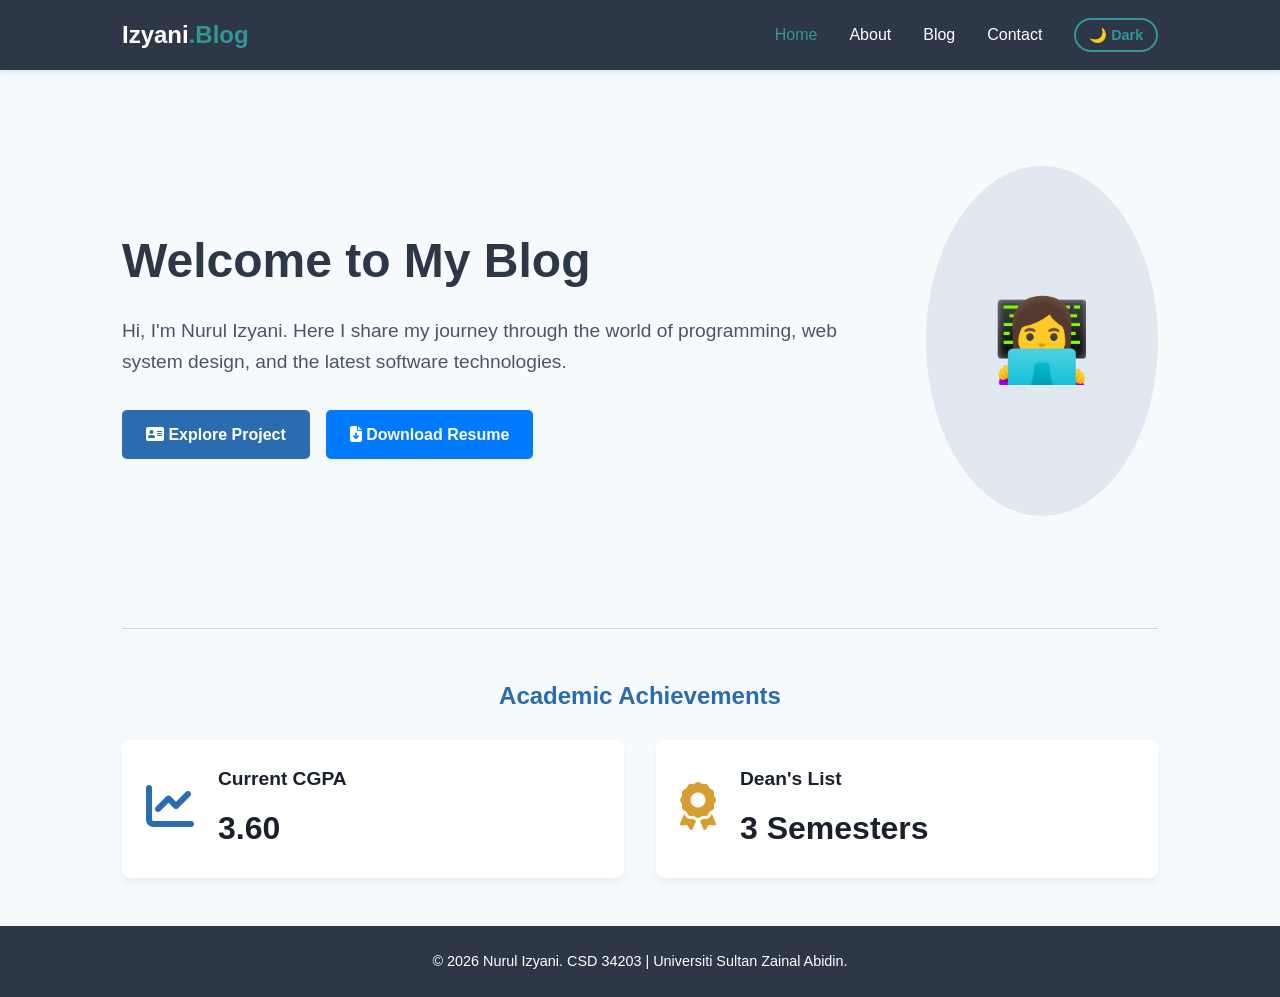
<file: index.html>
<!DOCTYPE html>
<html lang="en">
<head>
    <meta charset="UTF-8">
    <meta name="viewport" content="width=device-width, initial-scale=1.0">
    <title>Home | Personal Portfolio Blog</title>
    <link rel="stylesheet" href="css/style.css">
    <link rel="stylesheet" href="https://cdnjs.cloudflare.com/ajax/libs/font-awesome/6.4.0/css/all.min.css">
</head>
<body>

    <header>
        <nav class="navbar">
            <div class="logo">Izyani<span>.Blog</span></div>
            <ul class="nav-links">
                <li><a href="index.html" class="active">Home</a></li>
                <li><a href="about.html">About</a></li>
                <li><a href="blog.html">Blog</a></li>
                <li><a href="contact.html">Contact</a></li>
                <li><button id="theme-toggle" class="theme-toggle-btn">🌙 Dark</button></li>
            </ul>
        </nav>
    </header>

    <main>
        <section class="hero">
            <div class="hero-text">
                <h1>Welcome to My Blog</h1>
                <p>Hi, I'm Nurul Izyani. Here I share my journey through the world of programming, web system design, and the latest software technologies.</p>
                
                <div style="display: flex; flex-wrap: wrap; gap: 1rem; margin-top: 1.5rem;">
                    <a href="blog.html" class="btn"><i class="fas fa-address-card"></i> Explore Project</a>
                    <a href="assets/resume.pdf" download="Nurul_Izyani_Resume.pdf" class="btn" style="background-color: #007bff; color: #fff;"><i class="fas fa-file-download"></i> Download Resume</a>
                </div>
            </div>
            <div class="hero-image">
                👩‍💻
            </div>
        </section>

        <hr style="border: 0; height: 1px; background: #cbd5e0; margin: 3rem 0;">

        <section class="academic-showcase">
            <h2 style="margin-bottom: 1.5rem; text-align: center; color: var(--primary-color);">Academic Achievements</h2>
            
            <div class="blog-grid" style="margin-top: 1rem;">
                
                <div class="blog-card" style="padding: 1.5rem; display: flex; align-items: center; gap: 1.5rem;">
                    <div style="font-size: 3rem; color: var(--primary-color);"><i class="fas fa-chart-line"></i></div>
                    <div>
                        <h3 style="margin: 0; font-size: 1.2rem;">Current CGPA</h3>
                        <p style="font-size: 2rem; font-weight: bold; margin: 0.5rem 0 0 0;">3.60</p>
                    </div>
                </div>

                <div class="blog-card" style="padding: 1.5rem; display: flex; align-items: center; gap: 1.5rem;">
                    <div style="font-size: 3rem; color: #d69e2e;"><i class="fas fa-award"></i></div>
                    <div>
                        <h3 style="margin: 0; font-size: 1.2rem;">Dean's List</h3>
                        <p style="font-size: 2rem; font-weight: bold; margin: 0.5rem 0 0 0;">3 Semesters</p>
                    </div>
                </div>

            </div>
        </section>

    </main>

    <footer>
        <p>&copy; 2026 Nurul Izyani. CSD 34203 | Universiti Sultan Zainal Abidin.</p>
    </footer>

    <script>
        const themeToggleBtn = document.getElementById('theme-toggle');
        const body = document.body;

        if (localStorage.getItem('theme') === 'dark') {
            body.classList.add('dark-theme');
            themeToggleBtn.textContent = '☀️ Light';
        }

        themeToggleBtn.addEventListener('click', () => {
            body.classList.toggle('dark-theme');
            if (body.classList.contains('dark-theme')) {
                themeToggleBtn.textContent = '☀️ Light';
                localStorage.setItem('theme', 'dark');
            } else {
                themeToggleBtn.textContent = '🌙 Dark';
                localStorage.setItem('theme', 'light');
            }
        });
    </script>
</body>
</html>
</file>
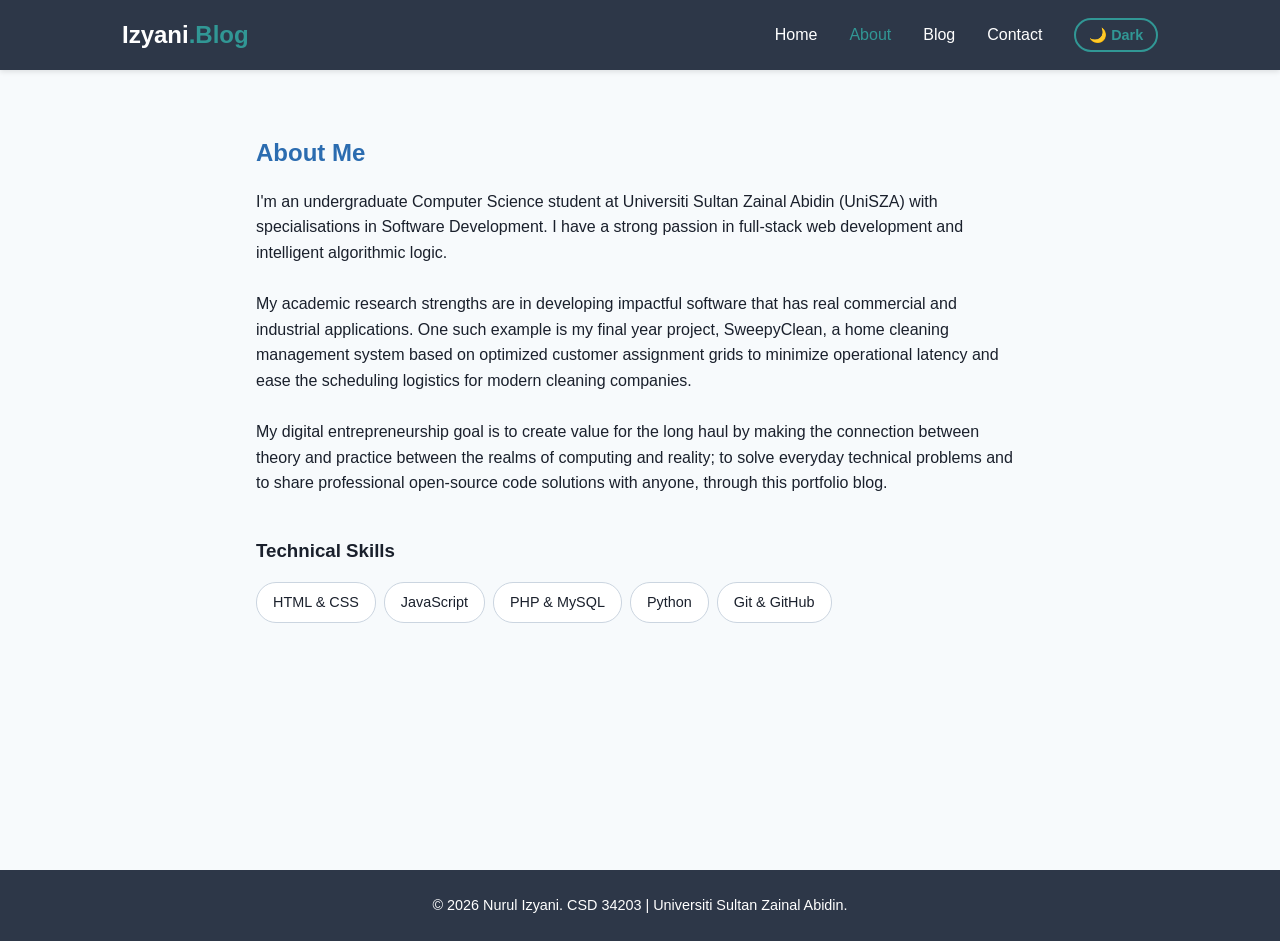
<file: about.html>
<!DOCTYPE html>
<html lang="en">
<head>
    <meta charset="UTF-8">
    <meta name="viewport" content="width=device-width, initial-scale=1.0">
    <title>About Me | Personal Portfolio Blog</title>
    <link rel="stylesheet" href="css/style.css">
    <link rel="stylesheet" href="https://cdnjs.cloudflare.com/ajax/libs/font-awesome/6.4.0/css/all.min.css">
</head>
<body>

    <header>
        <nav class="navbar">
            <div class="logo">Izyani<span>.Blog</span></div>
            <ul class="nav-links">
                <li><a href="index.html">Home</a></li>
                <li><a href="about.html" class="active">About</a></li>
                <li><a href="blog.html">Blog</a></li>
                <li><a href="contact.html">Contact</a></li>
                <li><button id="theme-toggle" class="theme-toggle-btn">🌙 Dark</button></li>
            </ul>
        </nav>
    </header>

    <main>
        <section class="about-container" style="max-width: 800px; margin: 0 auto; padding: 2rem 1rem;">
            <div class="about-text">
                <h2>About Me</h2>
                <p>I'm an undergraduate Computer Science student at Universiti Sultan Zainal Abidin (UniSZA) with specialisations in Software Development. I have a strong passion in full-stack web development and intelligent algorithmic logic.</p>
                
                <br>
                
                <p>My academic research strengths are in developing impactful software that has real commercial and industrial applications. One such example is my final year project, SweepyClean, a home cleaning management system based on optimized customer assignment grids to minimize operational latency and ease the scheduling logistics for modern cleaning companies.</p>
                
                <br>
                
                <p>My digital entrepreneurship goal is to create value for the long haul by making the connection between theory and practice between the realms of computing and reality; to solve everyday technical problems and to share professional open-source code solutions with anyone, through this portfolio blog.</p>

                <div class="skills" style="margin-top: 2.5rem;">
                    <h3>Technical Skills</h3>
                    <div class="skill-tags" style="display: flex; flex-wrap: wrap; gap: 0.5rem; margin-top: 1rem;">
                        <span class="tag" style="padding: 0.5rem 1rem; background: var(--bg-card, #ffffff); border: 1px solid #cbd5e0; border-radius: 20px; font-weight: 500;">HTML & CSS</span>
                        <span class="tag" style="padding: 0.5rem 1rem; background: var(--bg-card, #ffffff); border: 1px solid #cbd5e0; border-radius: 20px; font-weight: 500;">JavaScript</span>
                        <span class="tag" style="padding: 0.5rem 1rem; background: var(--bg-card, #ffffff); border: 1px solid #cbd5e0; border-radius: 20px; font-weight: 500;">PHP & MySQL</span>
                        <span class="tag" style="padding: 0.5rem 1rem; background: var(--bg-card, #ffffff); border: 1px solid #cbd5e0; border-radius: 20px; font-weight: 500;">Python</span>
                        <span class="tag" style="padding: 0.5rem 1rem; background: var(--bg-card, #ffffff); border: 1px solid #cbd5e0; border-radius: 20px; font-weight: 500;">Git & GitHub</span>
                    </div>
                </div>
            </div>
        </section>
    </main>

    <footer>
        <p>&copy; 2026 Nurul Izyani. CSD 34203 | Universiti Sultan Zainal Abidin.</p>
    </footer>

    <script>
        const themeToggleBtn = document.getElementById('theme-toggle');
        const body = document.body;

        if (localStorage.getItem('theme') === 'dark') {
            body.classList.add('dark-theme');
            themeToggleBtn.textContent = '☀️ Light';
        }

        themeToggleBtn.addEventListener('click', () => {
            body.classList.toggle('dark-theme');
            if (body.classList.contains('dark-theme')) {
                themeToggleBtn.textContent = '☀️ Light';
                localStorage.setItem('theme', 'dark');
            } else {
                themeToggleBtn.textContent = '🌙 Dark';
                localStorage.setItem('theme', 'light');
            }
        });
    </script>
</body>
</html>
</file>
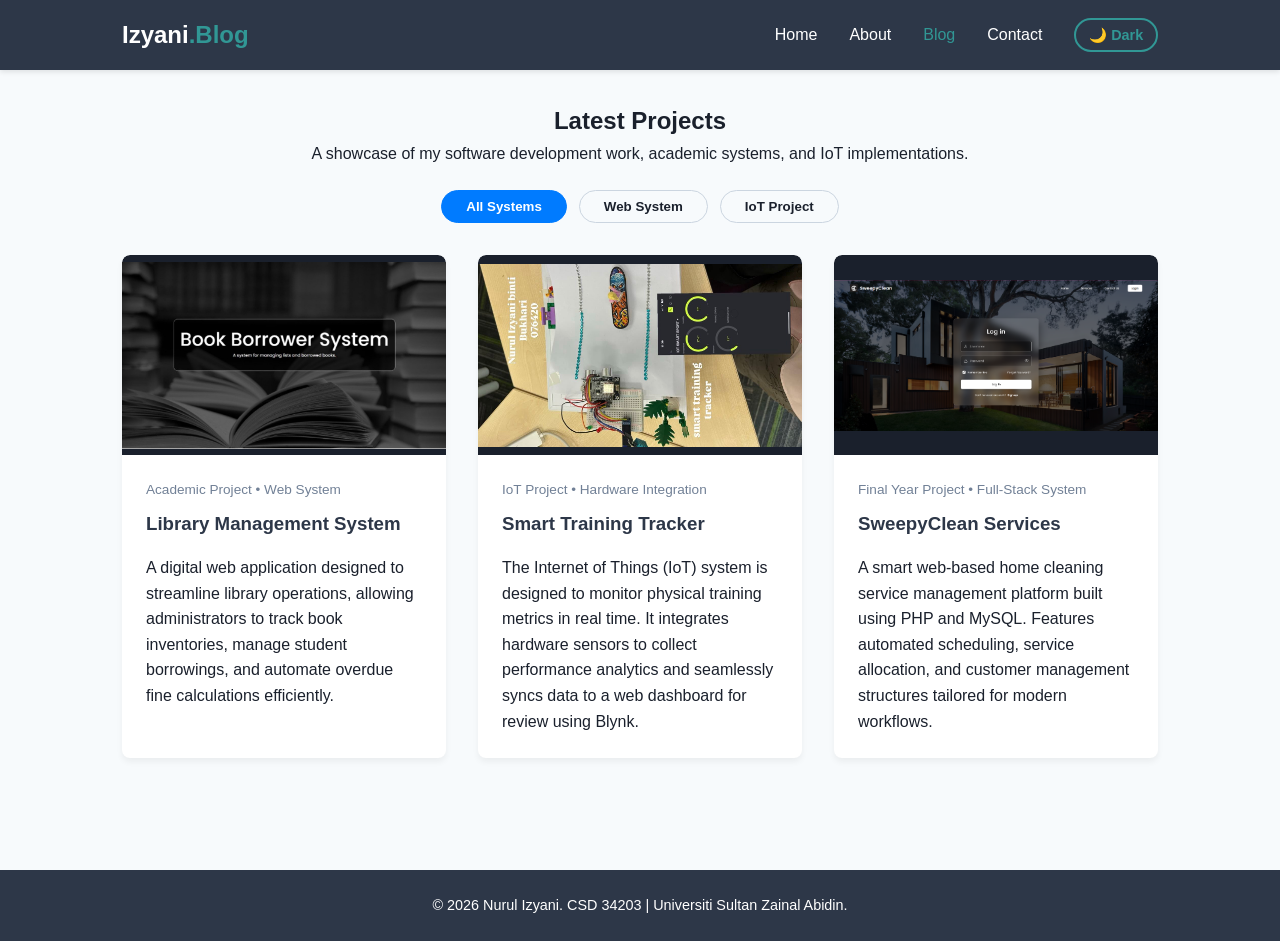
<file: blog.html>
<!DOCTYPE html>
<html lang="en">
<head>
    <meta charset="UTF-8">
    <meta name="viewport" content="width=device-width, initial-scale=1.0">
    <title>Projects | Personal Portfolio Blog</title>
    <link rel="stylesheet" href="css/style.css">
    <link rel="stylesheet" href="https://cdnjs.cloudflare.com/ajax/libs/font-awesome/6.4.0/css/all.min.css">
    <style>
        /* Mengoptimumkan paparan imej projek supaya sekata, responsif dan memaparkan keseluruhan produk IoT */
        .project-img-wrapper {
            width: 100%;
            height: 200px;
            background-color: #1a202c; /* Memberikan latar gelap neutral jika imej berskala contain */
            display: flex;
            align-items: center;
            justify-content: center;
            overflow: hidden;
            border-top-left-radius: 8px; /* Mengikut bucu lengkung blog-card */
            border-top-right-radius: 8px;
        }
        .project-img {
            width: 100%;
            height: 100%;
            object-fit: contain; /* Memastikan imej perkakasan IoT dipaparkan penuh tanpa terpotong/separuh */
            display: block;
        }
        /* Memastikan susunan grid kekal kemas mengikut fail style.css anda */
        .projects-grid {
            display: grid;
            grid-template-columns: repeat(auto-fit, minmax(300px, 1fr));
            gap: 2rem;
            margin-top: 2rem;
        }
        /* Gaya Butang Penapis Kategori Dinamik */
        .filter-container {
            display: flex;
            justify-content: center;
            gap: 0.75rem;
            margin-top: 1.5rem;
            flex-wrap: wrap;
        }
        .filter-btn {
            padding: 0.5rem 1.5rem;
            border: 1px solid #cbd5e0;
            background: transparent;
            color: inherit;
            border-radius: 20px;
            cursor: pointer;
            font-weight: 600;
            transition: all 0.3s ease;
        }
        .filter-btn.active, .filter-btn:hover {
            background-color: #007bff;
            color: #ffffff;
            border-color: #007bff;
        }
        /* Kesan Animasi Transisi Kad Projek */
        .blog-card {
            transition: transform 0.3s ease, box-shadow 0.3s ease, opacity 0.3s ease;
        }
        .blog-card:hover {
            transform: translateY(-5px);
            box-shadow: 0 10px 20px rgba(0, 0, 0, 0.15);
        }
    </style>
</head>
<body>

    <header>
        <nav class="navbar">
            <div class="logo">Izyani<span>.Blog</span></div>
            <ul class="nav-links">
                <li><a href="index.html">Home</a></li>
                <li><a href="about.html">About</a></li>
                <li><a href="blog.html" class="active">Blog</a></li>
                <li><a href="contact.html">Contact</a></li>
                <li><button id="theme-toggle" class="theme-toggle-btn">🌙 Dark</button></li>
            </ul>
        </nav>
    </header>

    <main>
        <div style="text-align: center; margin-bottom: 1.5rem;">
            <h2>Latest Projects</h2>
            <p>A showcase of my software development work, academic systems, and IoT implementations.</p>
        </div>

        <div class="filter-container">
            <button class="filter-btn active" data-filter="all">All Systems</button>
            <button class="filter-btn" data-filter="web">Web System</button>
            <button class="filter-btn" data-filter="iot">IoT Project</button>
        </div>

        <div class="projects-grid" id="projects-container">
            
            <article class="blog-card" data-category="web">
                <div class="project-img-wrapper">
                    <img src="images/book.jpg" alt="Library Management System" class="project-img" onerror="this.style.display='none'; this.nextElementSibling.style.display='flex';">
                    <div class="blog-img-placeholder" style="display:none; height: 200px; justify-content: center; align-items: center; width: 100%;"><i class="fas fa-book"></i></div>
                </div>
                <div class="blog-content">
                    <div class="blog-meta">Academic Project • Web System</div>
                    <h3>Library Management System</h3>
                    <p>A digital web application designed to streamline library operations, allowing administrators to track book inventories, manage student borrowings, and automate overdue fine calculations efficiently.</p>
                </div>
            </article>

            <article class="blog-card" data-category="iot">
                <div class="project-img-wrapper">
                    <img src="images/training.jpg" alt="IoT Smart Training Tracker" class="project-img" onerror="this.style.display='none'; this.nextElementSibling.style.display='flex';">
                    <div class="blog-img-placeholder" style="display:none; height: 200px; justify-content: center; align-items: center; width: 100%;"><i class="fas fa-heartbeat"></i></div>
                </div>
                <div class="blog-content">
                    <div class="blog-meta">IoT Project • Hardware Integration</div>
                    <h3>Smart Training Tracker</h3>
                    <p>The Internet of Things (IoT) system is designed to monitor physical training metrics in real time. It integrates hardware sensors to collect performance analytics and seamlessly syncs data to a web dashboard for review using Blynk.</p>
                </div>
            </article>

            <article class="blog-card" data-category="web">
                <div class="project-img-wrapper">
                    <img src="images/fyp.png" alt="SweepyClean Management System" class="project-img" onerror="this.style.display='none'; this.nextElementSibling.style.display='flex';">
                    <div class="blog-img-placeholder" style="display:none; height: 200px; justify-content: center; align-items: center; width: 100%;"><i class="fas fa-broom"></i></div>
                </div>
                <div class="blog-content">
                    <div class="blog-meta">Final Year Project • Full-Stack System</div>
                    <h3>SweepyClean Services</h3>
                    <p>A smart web-based home cleaning service management platform built using PHP and MySQL. Features automated scheduling, service allocation, and customer management structures tailored for modern workflows.</p>
                </div>
            </article>

        </div>
    </main>

    <footer>
        <p>&copy; 2026 Nurul Izyani. CSD 34203 | Universiti Sultan Zainal Abidin.</p>
    </footer>

    <script>
        // Logik 1: Pengurusan Pertukaran Tema (Dark/Light Mode)
        const themeToggleBtn = document.getElementById('theme-toggle');
        const body = document.body;

        if (localStorage.getItem('theme') === 'dark') {
            body.classList.add('dark-theme');
            themeToggleBtn.textContent = '☀️ Light';
        }

        themeToggleBtn.addEventListener('click', () => {
            body.classList.toggle('dark-theme');
            if (body.classList.contains('dark-theme')) {
                themeToggleBtn.textContent = '☀️ Light';
                localStorage.setItem('theme', 'dark');
            } else {
                themeToggleBtn.textContent = '🌙 Dark';
                localStorage.setItem('theme', 'light');
            }
        });

        // Logik 2: Penapisan Projek Dinamik (Interactive Client-Side Filtering)
        const filterButtons = document.querySelectorAll('.filter-btn');
        const projectCards = document.querySelectorAll('.blog-card');

        filterButtons.forEach(button => {
            button.addEventListener('click', () => {
                // Tukar kelas aktif pada butang penapis
                filterButtons.forEach(btn => btn.classList.remove('active'));
                button.classList.add('active');
                
                const filterValue = button.getAttribute('data-filter');
                
                // Papar atau sembunyikan kad projek berdasarkan kategori data
                projectCards.forEach(card => {
                    const cardCategory = card.getAttribute('data-category');
                    if (filterValue === 'all' || cardCategory === filterValue) {
                        card.style.display = 'block';
                        setTimeout(() => { card.style.opacity = '1'; }, 10);
                    } else {
                        card.style.opacity = '0';
                        card.style.display = 'none';
                    }
                });
            });
        });
    </script>
</body>
</html>
</file>
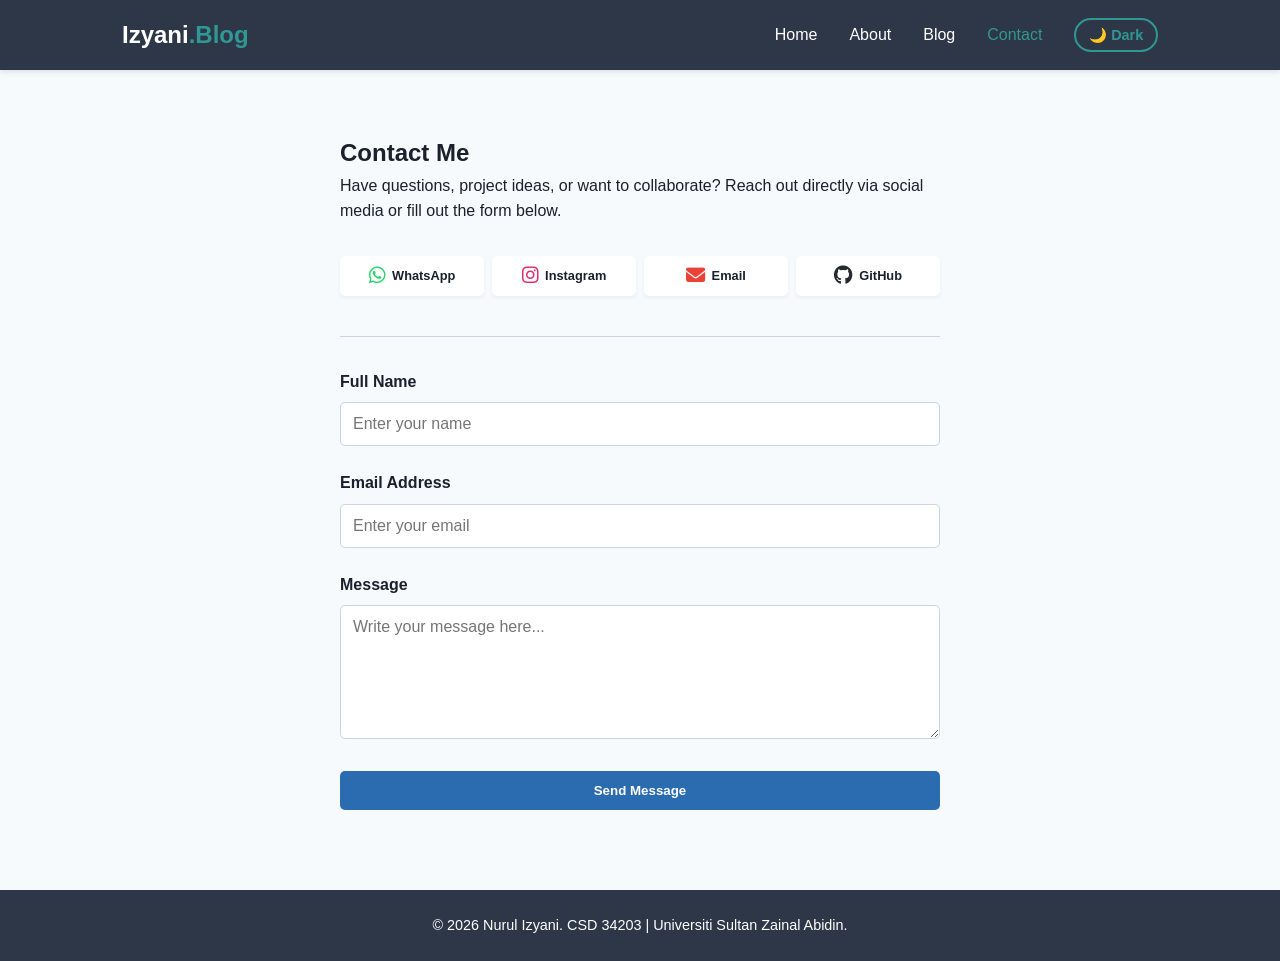
<file: contact.html>
<!DOCTYPE html>
<html lang="en">
<head>
    <meta charset="UTF-8">
    <meta name="viewport" content="width=device-width, initial-scale=1.0">
    <title>Contact | Personal Portfolio Blog</title>
    <link rel="stylesheet" href="css/style.css">
    <link rel="stylesheet" href="https://cdnjs.cloudflare.com/ajax/libs/font-awesome/6.4.0/css/all.min.css">
    <style>
        /* Gaya Kotak Notifikasi Berjaya (Problem-Solving Custom Feature) */
        .alert-success {
            display: none; /* Disembunyikan secara lalai */
            background-color: #d4edda;
            color: #155724;
            border: 1px solid #c3e6cb;
            padding: 1rem;
            border-radius: 6px;
            margin-bottom: 1.5rem;
            align-items: center;
            gap: 0.5rem;
            font-weight: 500;
            animation: fadeIn 0.5s ease;
        }
        @keyframes fadeIn {
            from { opacity: 0; transform: translateY(-10px); }
            to { opacity: 1; transform: translateY(0); }
        }
    </style>
</head>
<body>

    <header>
        <nav class="navbar">
            <div class="logo">Izyani<span>.Blog</span></div>
            <ul class="nav-links">
                <li><a href="index.html">Home</a></li>
                <li><a href="about.html">About</a></li>
                <li><a href="blog.html">Blog</a></li>
                <li><a href="contact.html" class="active">Contact</a></li>
                <li><button id="theme-toggle" class="theme-toggle-btn">🌙 Dark</button></li>
            </ul>
        </nav>
    </header>

    <main>
        <section class="contact-section">
            <h2>Contact Me</h2>
            <p style="margin-bottom: 2rem;">Have questions, project ideas, or want to collaborate? Reach out directly via social media or fill out the form below.</p>

            <div class="social-contact-grid" style="display: grid; grid-template-columns: repeat(auto-fit, minmax(110px, 1fr)); gap: 0.5rem; margin-bottom: 2.5rem;">
                
                <a href="https://wa.me/60136313514" target="_blank" style="display: flex; align-items: center; justify-content: center; gap: 0.4rem; padding: 0.6rem 0.8rem; background: var(--bg-card, #ffffff); color: #1a202c; border-radius: 6px; box-shadow: 0 2px 4px rgba(0,0,0,0.05); text-decoration: none; transition: transform 0.2s;" onmouseover="this.style.transform='translateY(-3px)'" onmouseout="this.style.transform='translateY(0)'">
                    <i class="fab fa-whatsapp" style="font-size: 1.2rem; color: #25D366;"></i>
                    <span style="font-weight: bold; font-size: 0.8rem;">WhatsApp</span>
                </a>

                <a href="https://instagram.com/izyani.bukhari" target="_blank" style="display: flex; align-items: center; justify-content: center; gap: 0.4rem; padding: 0.6rem 0.8rem; background: var(--bg-card, #ffffff); color: #1a202c; border-radius: 6px; box-shadow: 0 2px 4px rgba(0,0,0,0.05); text-decoration: none; transition: transform 0.2s;" onmouseover="this.style.transform='translateY(-3px)'" onmouseout="this.style.transform='translateY(0)'">
                    <i class="fab fa-instagram" style="font-size: 1.2rem; color: #E1306C;"></i>
                    <span style="font-weight: bold; font-size: 0.8rem;">Instagram</span>
                </a>

                <a href="mailto:nurulizyani0330@gmail.com" style="display: flex; align-items: center; justify-content: center; gap: 0.4rem; padding: 0.6rem 0.8rem; background: var(--bg-card, #ffffff); color: #1a202c; border-radius: 6px; box-shadow: 0 2px 4px rgba(0,0,0,0.05); text-decoration: none; transition: transform 0.2s;" onmouseover="this.style.transform='translateY(-3px)'" onmouseout="this.style.transform='translateY(0)'">
                    <i class="fas fa-envelope" style="font-size: 1.2rem; color: #ea4335;"></i>
                    <span style="font-weight: bold; font-size: 0.8rem;">Email</span>
                </a>

                <a href="https://github.com/nurulizyani0330" target="_blank" style="display: flex; align-items: center; justify-content: center; gap: 0.4rem; padding: 0.6rem 0.8rem; background: var(--bg-card, #ffffff); color: #1a202c; border-radius: 6px; box-shadow: 0 2px 4px rgba(0,0,0,0.05); text-decoration: none; transition: transform 0.2s;" onmouseover="this.style.transform='translateY(-3px)'" onmouseout="this.style.transform='translateY(0)'">
                    <i class="fab fa-github" style="font-size: 1.2rem; color: #24292e;"></i>
                    <span style="font-weight: bold; font-size: 0.8rem;">GitHub</span>
                </a>

            </div>

            <hr style="border: 0; height: 1px; background: #cbd5e0; margin-bottom: 2rem;">

            <div id="success-alert" class="alert-success">
                <i class="fas fa-check-circle"></i> Message Sent Successfully! Thank you for reaching out.
            </div>

            <form id="contact-form" action="#" method="POST">
                <div class="form-group">
                    <label for="name">Full Name</label>
                    <input type="text" id="name" name="name" placeholder="Enter your name" required>
                </div>
                <div class="form-group">
                    <label for="email">Email Address</label>
                    <input type="email" id="email" name="email" placeholder="Enter your email" required>
                </div>
                <div class="form-group">
                    <label for="message">Message</label>
                    <textarea id="message" name="message" rows="6" placeholder="Write your message here..." required></textarea>
                </div>
                <button type="submit" class="btn" style="border: none; cursor: pointer; width: 100%;">Send Message</button>
            </form>
        </section>
    </main>

    <footer>
        <p>&copy; 2026 Nurul Izyani. CSD 34203 | Universiti Sultan Zainal Abidin.</p>
    </footer>

    <script>
        // Logik 1: Pengurusan Pertukaran Tema (Dark/Light Mode)
        const themeToggleBtn = document.getElementById('theme-toggle');
        const body = document.body;

        if (localStorage.getItem('theme') === 'dark') {
            body.classList.add('dark-theme');
            themeToggleBtn.textContent = '☀️ Light';
        }

        themeToggleBtn.addEventListener('click', () => {
            body.classList.toggle('dark-theme');
            if (body.classList.contains('dark-theme')) {
                themeToggleBtn.textContent = '☀️ Light';
                localStorage.setItem('theme', 'dark');
            } else {
                themeToggleBtn.textContent = '🌙 Dark';
                localStorage.setItem('theme', 'light');
            }
        });

        // Logik 2: Memintas Penghantaran Borang Hubungan (Form Submit Event Listener)
        const contactForm = document.getElementById('contact-form');
        const successAlert = document.getElementById('success-alert');

        contactForm.addEventListener('submit', (event) => {
            event.preventDefault(); // Menghalang halaman daripada 'reload' atau mengosongkan ralat

            // Paparkan kotak amaran berjaya
            successAlert.style.display = 'flex';

            // Bersihkan semua kotak input borang selepas dihantar
            contactForm.reset();

            // Sembunyikan semula notifikasi secara automatik selepas 5 saat
            setTimeout(() => {
                successAlert.style.opacity = '0';
                setTimeout(() => {
                    successAlert.style.display = 'none';
                    successAlert.style.opacity = '1'; // Reset nilai opasiti untuk kegunaan seterusnya
                }, 500);
            }, 5000);
        });
    </script>
</body>
</html>
</file>
<file: css/style.css>
/* --- 1. PENGURUSAN ASAS & WARNA (GLOBAL STYLES) --- */
:root {
    --primary-color: #2b6cb0; 
    --secondary-color: #2d3748; 
    --accent-color: #319795; 
    --bg-light: #f7fafc; 
    --text-dark: #1a202c;
    --text-light: #ffffff;
}

* {
    margin: 0;
    padding: 0;
    box-sizing: border-box;
    font-family: 'Arial', sans-serif;
}

body {
    background-color: var(--bg-light);
    color: var(--text-dark);
    line-height: 1.6;
    transition: background-color 0.3s ease, color 0.3s ease;
}

a {
    text-decoration: none;
    color: inherit;
}

/* --- 2. NAVIGATION BAR (MENU ATAS) --- */
header {
    background-color: var(--secondary-color);
    color: var(--text-light);
    position: sticky;
    top: 0;
    z-index: 1000;
    box-shadow: 0 2px 5px rgba(0,0,0,0.1);
}

.navbar {
    display: flex;
    justify-content: space-between;
    align-items: center;
    max-width: 1100px;
    margin: 0 auto;
    padding: 1rem 2rem;
}

.logo {
    font-size: 1.5rem;
    font-weight: bold;
    color: var(--text-light);
}

.logo span {
    color: var(--accent-color);
}

.nav-links {
    display: flex;
    list-style: none;
    align-items: center;
}

.nav-links li {
    margin-left: 2rem;
}

.nav-links a {
    font-weight: 500;
    transition: color 0.3s;
}

.nav-links a:hover, .nav-links a.active {
    color: var(--accent-color);
}

/* --- 3. KANDUNGAN UTAMA (LAYOUT CONSTRAINTS) --- */
main {
    max-width: 1100px;
    margin: 2rem auto;
    padding: 0 2rem;
    min-height: 80vh;
}

/* --- 4. HERO SECTION (HOME PAGE) --- */
.hero {
    display: flex;
    align-items: center;
    justify-content: space-between;
    padding: 4rem 0;
    gap: 2rem;
}

.hero-text h1 {
    font-size: 3rem;
    margin-bottom: 1rem;
    color: var(--secondary-color);
}

.hero-text p {
    font-size: 1.2rem;
    margin-bottom: 2rem;
    color: #4a5568;
}

.btn {
    display: inline-block;
    background-color: var(--primary-color);
    color: var(--text-light);
    padding: 0.75rem 1.5rem;
    border-radius: 5px;
    font-weight: bold;
    transition: background 0.3s;
}

.btn:hover {
    background-color: #1d4ed8;
}

.hero-image {
    width: 350px;
    height: 350px;
    background-color: #e2e8f0;
    border-radius: 50%;
    display: flex;
    justify-content: center;
    align-items: center;
    font-size: 5rem;
}

/* --- 5. ABOUT PAGE --- */
.about-container {
    display: flex;
    gap: 3rem;
    align-items: flex-start;
    padding: 2rem 0;
}

.about-text h2 {
    margin-bottom: 1rem;
    color: var(--primary-color);
}

.skills {
    margin-top: 2rem;
}

.skills h3 {
    margin-bottom: 1rem;
}

.skill-tags {
    display: flex;
    flex-wrap: wrap;
    gap: 0.5rem;
}

.tag {
    background-color: #e2e8f0;
    color: #1a202c;
    padding: 0.5rem 1rem;
    border-radius: 20px;
    font-size: 0.9rem;
    font-weight: bold;
}

/* --- 6. BLOG PAGE (CARD LAYOUT) --- */
.blog-grid {
    display: grid;
    grid-template-columns: repeat(auto-fit, minmax(300px, 1fr));
    gap: 2rem;
    margin-top: 2rem;
}

.blog-card {
    background-color: white;
    border-radius: 8px;
    overflow: hidden;
    box-shadow: 0 4px 6px rgba(0,0,0,0.05);
    transition: transform 0.3s, background-color 0.3s ease;
}

.blog-card:hover {
    transform: translateY(-5px);
}

.blog-img-placeholder {
    height: 180px;
    background-color: #cbd5e0;
    display: flex;
    justify-content: center;
    align-items: center;
    font-size: 3rem;
}

.blog-content {
    padding: 1.5rem;
}

.blog-meta {
    font-size: 0.85rem;
    color: #718096;
    margin-bottom: 0.5rem;
}

.blog-content h3 {
    margin-bottom: 1rem;
    color: var(--secondary-color);
}

.read-more {
    display: inline-block;
    margin-top: 1rem;
    color: var(--accent-color);
    font-weight: bold;
}

/* --- 7. CONTACT PAGE (FORM DESIGN) --- */
.contact-section {
    max-width: 600px;
    margin: 0 auto;
    padding: 2rem 0;
}

.form-group {
    margin-bottom: 1.5rem;
}

.form-group label {
    display: block;
    margin-bottom: 0.5rem;
    font-weight: bold;
}

.form-group input, .form-group textarea {
    width: 100%;
    padding: 0.75rem;
    border: 1px solid #cbd5e0;
    border-radius: 5px;
    font-size: 1rem;
    transition: background-color 0.3s ease, color 0.3s ease;
}

.form-group input:focus, .form-group textarea:focus {
    outline: none;
    border-color: var(--primary-color);
}

/* --- 8. FOOTER --- */
footer {
    background-color: var(--secondary-color);
    color: var(--text-light);
    text-align: center;
    padding: 1.5rem 0;
    margin-top: 3rem;
    font-size: 0.9rem;
}

/* --- 9. BUTANG INTERAKSI DARK MODE --- */
.theme-toggle-btn {
    background: transparent;
    border: 2px solid var(--accent-color);
    color: var(--accent-color);
    padding: 0.4rem 0.8rem;
    border-radius: 20px;
    cursor: pointer;
    font-size: 0.9rem;
    font-weight: bold;
    transition: all 0.3s ease;
}

.theme-toggle-btn:hover {
    background-color: var(--accent-color);
    color: white;
}

/* --- 10. REKA BENTUK TEMA GELAP (DARK MODE) --- */
body.dark-theme {
    --bg-light: #1a202c;     
    --text-dark: #f7fafc;    
    background-color: var(--bg-light);
    color: var(--text-dark);
}

body.dark-theme .hero-text h1 {
    color: var(--text-light);
}

body.dark-theme .hero-text p {
    color: #cbd5e0;
}

body.dark-theme .blog-card {
    background-color: #2d3748; 
    color: var(--text-light);
    box-shadow: 0 4px 6px rgba(0,0,0,0.3);
}

body.dark-theme .blog-content h3 {
    color: var(--text-light);
}

body.dark-theme .blog-meta {
    color: #a0aec0;
}

body.dark-theme input, body.dark-theme textarea {
    background-color: #2d3748;
    color: var(--text-light);
    border-color: #4a5568;
}

/* --- 11. RESPONSIVE DESIGN (MEDIA QUERIES) --- */
@media (max-width: 768px) {
    .navbar {
        flex-direction: column;
        gap: 1rem;
    }
    .nav-links {
        padding-left: 0;
    }
    .nav-links li {
        margin: 0 0.7rem;
    }
    .hero {
        flex-direction: column;
        text-align: center;
    }
    .hero-image {
        width: 250px;
        height: 250px;
    }
    .about-container {
        flex-direction: column;
    }
}
</file>
